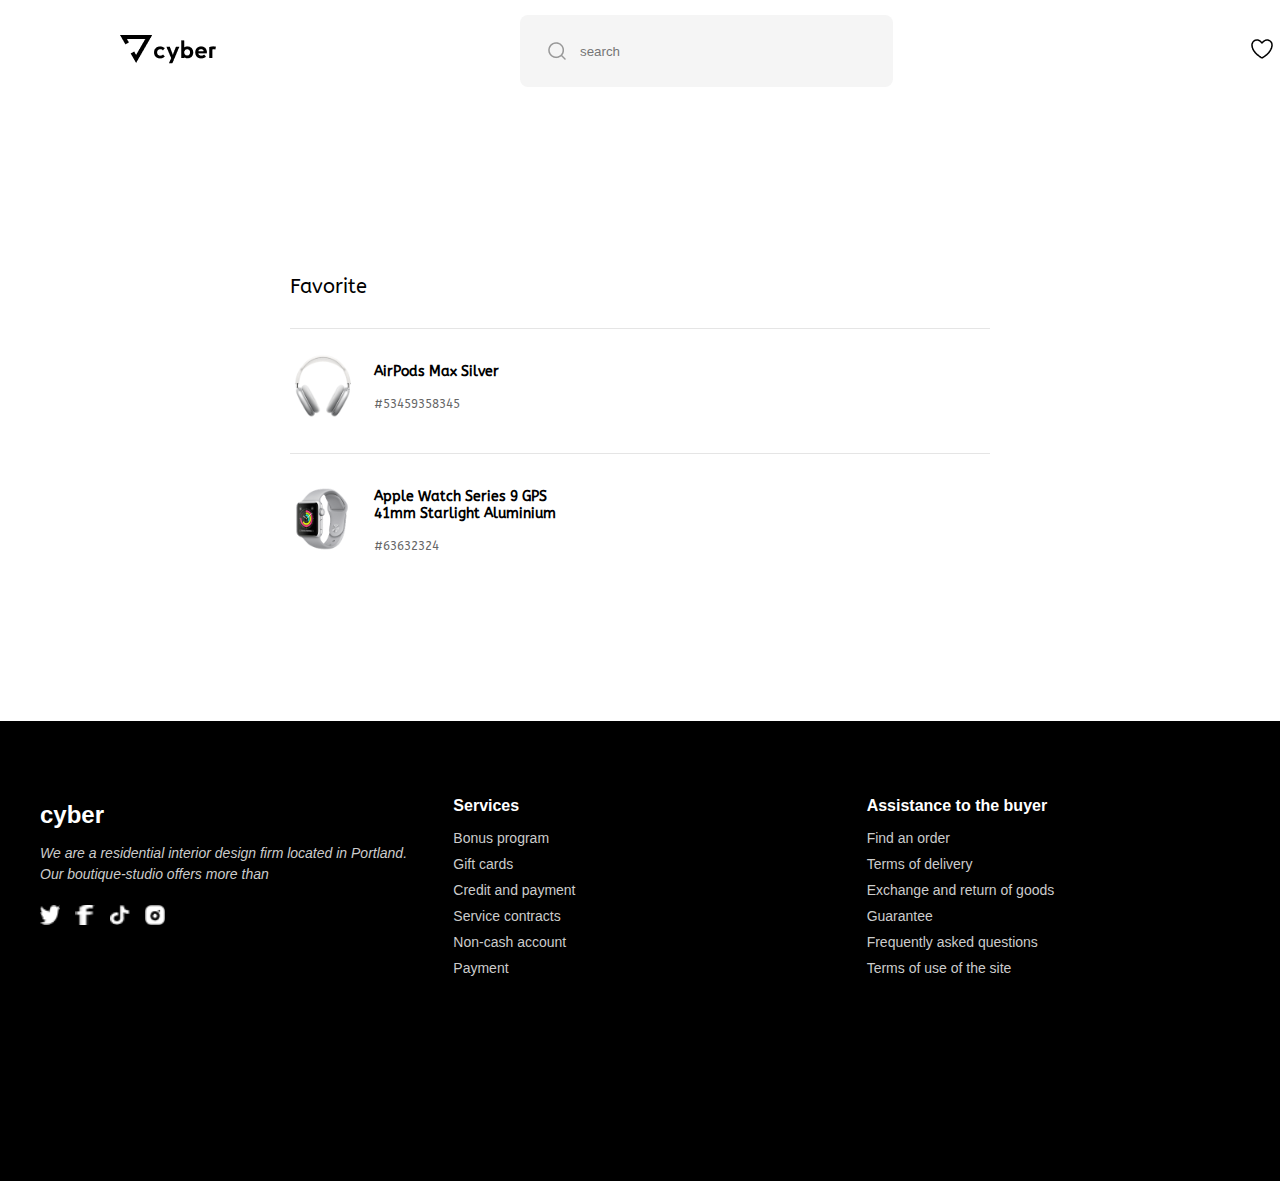
<file: favorite.html>
<!DOCTYPE html>
<html lang="en">
  <head>
    <meta charset="UTF-8" />
    <meta name="viewport" content="width=device-width, initial-scale=1.0" />
    <title>Избранное</title>
    <link rel="preconnect" href="https://fonts.googleapis.com" />
    <link rel="preconnect" href="https://fonts.gstatic.com" crossorigin />
    <link
      href="https://fonts.googleapis.com/css2?family=Abel&family=Epilogue:ital,wght@0,100..900;1,100..900&display=swap"
      rel="stylesheet"
    />
    <link rel="preconnect" href="https://fonts.googleapis.com" />
    <link rel="preconnect" href="https://fonts.gstatic.com" crossorigin />
    <link
      href="https://fonts.googleapis.com/css2?family=ABeeZee:ital@0;1&family=Abel&family=Epilogue:ital,wght@0,100..900;1,100..900&display=swap"
      rel="stylesheet"
    />
    <link rel="stylesheet" href="./static/css/blocks/common/style.css" />

    <link rel="stylesheet" href="./static/css/blocks/favorite/favorite.css" />
  </head>
  <body>
    <div class="container">
      <header class="header">
        <div class="logo">
          <a href="./index.html"> <img src="./static/img/Logo.png" alt="" /></a>
        </div>
        <div class="search">
          <div class="searchContainer">
            <img src="./static/img/Search.png" alt="" />
            <input class="inputSearch" type="text" placeholder="search" />
          </div>
        </div>
        <div class="icon">
          <ul class="list_icon">
            <li>
              <a href="./cart.html">
                <img src="./static/img/basket.png" alt="."
              /></a>
            </li>
            <li>
              <a href="./favorite.html"
                ><img src="./static/img/like.png" alt="."
              /></a>
            </li>
          </ul>
        </div>
      </header>
    </div>

    <main class="favorites">
      <h2 class="favorites__title">Favorite</h2>

      <div class="favorites__list">
        <div class="favorites__item">
          <img
            src="./static/img/AppleMaxCont5.png"
            alt="AirPods Max Silver"
            class="favorites__image"
          />
          <div class="favorites__info">
            <p class="favorites__name">AirPods Max Silver</p>
            <p class="favorites__id">#53459358345</p>
          </div>
        </div>

        <div class="favorites__item">
          <img
            src="./static/img/appleWatchCont5.png"
            alt="Apple Watch Series 9 GPS"
            class="favorites__image"
          />
          <div class="favorites__info">
            <p class="favorites__name">
              Apple Watch Series 9 GPS<br />41mm Starlight Aluminium
            </p>
            <p class="favorites__id">#63632324</p>
          </div>
        </div>
      </div>
    </main>

    <footer class="footer">
      <div class="footer__container">
        <div class="footer__section footer__about">
          <h2 class="footer__logo">cyber</h2>
          <p class="footer__description">
            <em
              >We are a residential interior design firm located in Portland.
              Our boutique-studio offers more than</em
            >
          </p>
          <div class="footer__socials">
            <a href="#" aria-label="Twitter">
              <img
                src="./static/img/Twitter.png"
                alt="Twitter"
                class="footer__icon"
              />
            </a>
            <a href="#" aria-label="Facebook">
              <img
                src="./static/img/fasebook.png"
                alt="Facebook"
                class="footer__icon"
              />
            </a>
            <a href="#" aria-label="TikTok">
              <img
                src="./static/img/tiktok.png"
                alt="TikTok"
                class="footer__icon"
              />
            </a>
            <a href="#" aria-label="Instagram">
              <img
                src="./static/img/Instagram.png"
                alt="Instagram"
                class="footer__icon"
              />
            </a>
          </div>
        </div>

        <div class="footer__section">
          <h3 class="footer__title">Services</h3>
          <ul class="footer__list">
            <li>Bonus program</li>
            <li>Gift cards</li>
            <li>Credit and payment</li>
            <li>Service contracts</li>
            <li>Non-cash account</li>
            <li>Payment</li>
          </ul>
        </div>

        <div class="footer__section">
          <h3 class="footer__title">Assistance to the buyer</h3>
          <ul class="footer__list">
            <li>Find an order</li>
            <li>Terms of delivery</li>
            <li>Exchange and return of goods</li>
            <li>Guarantee</li>
            <li>Frequently asked questions</li>
            <li>Terms of use of the site</li>
          </ul>
        </div>
      </div>
    </footer>
  </body>
</html>
</file>
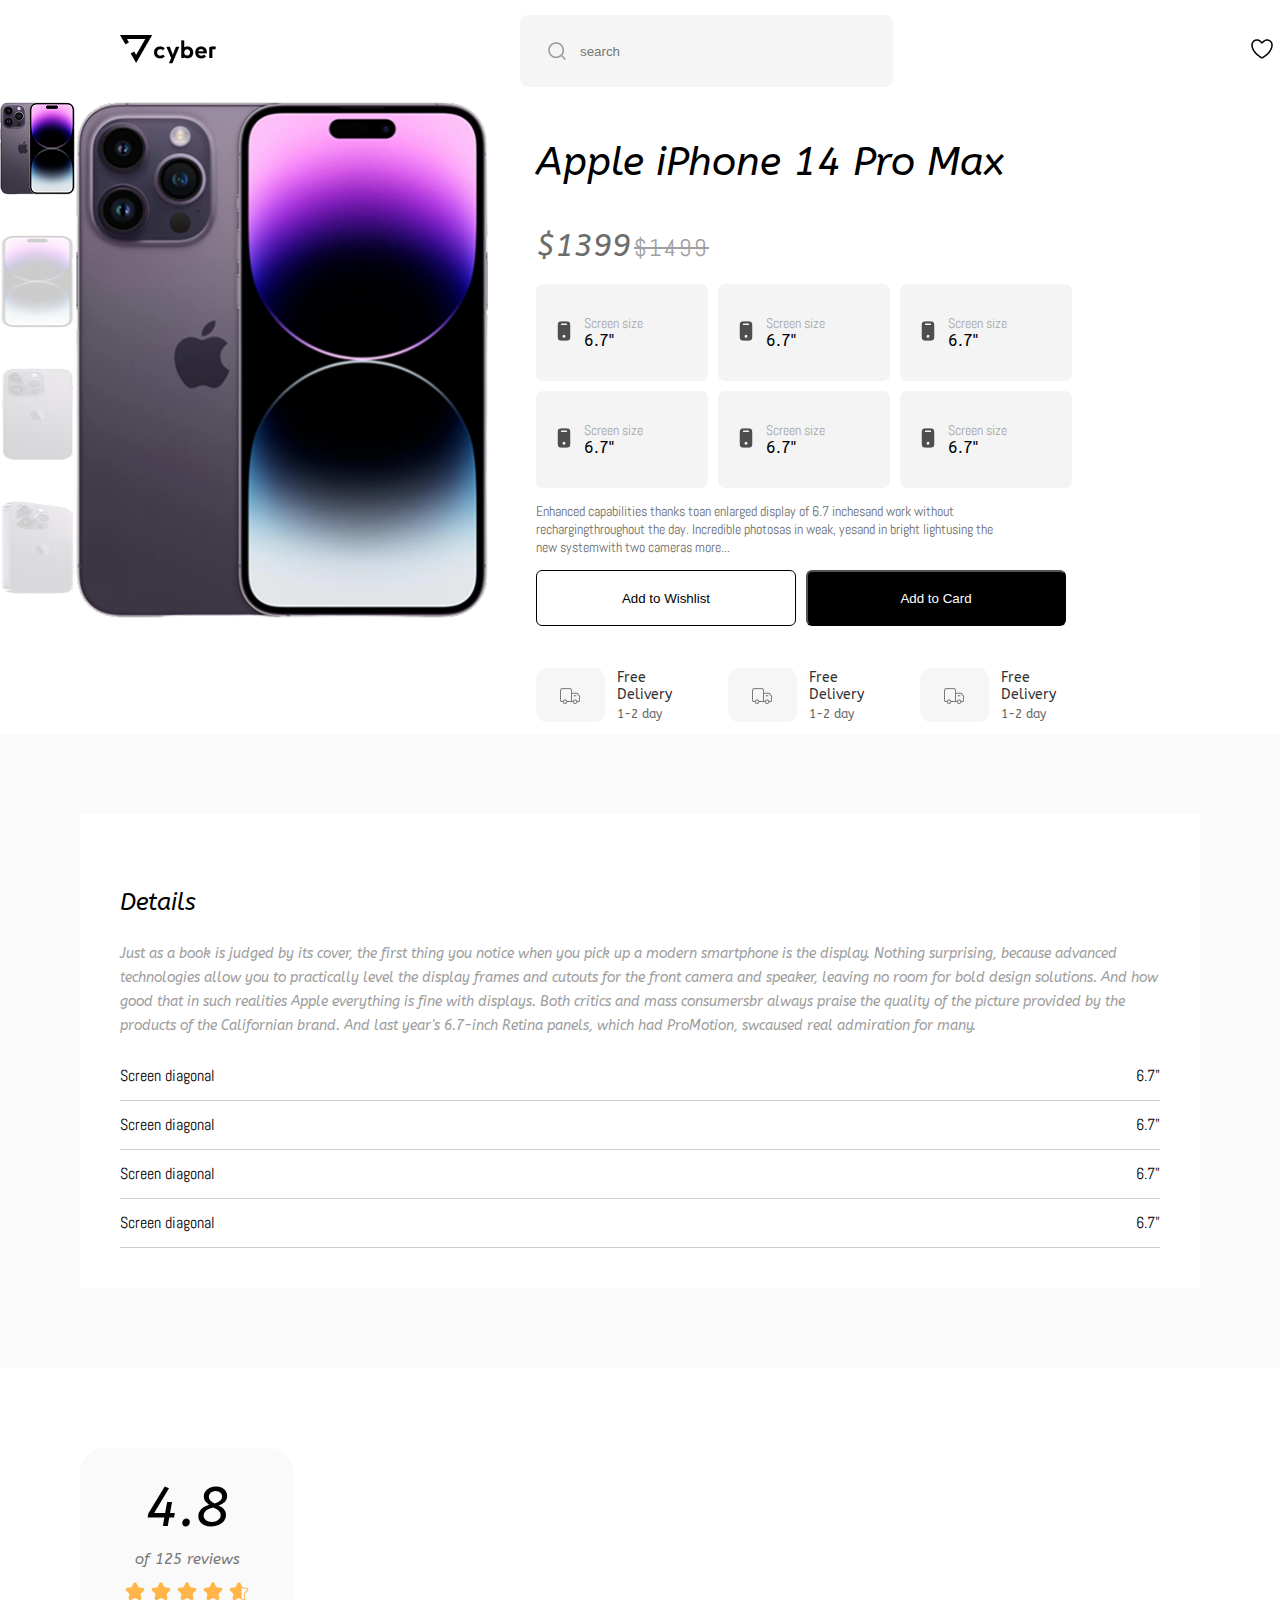
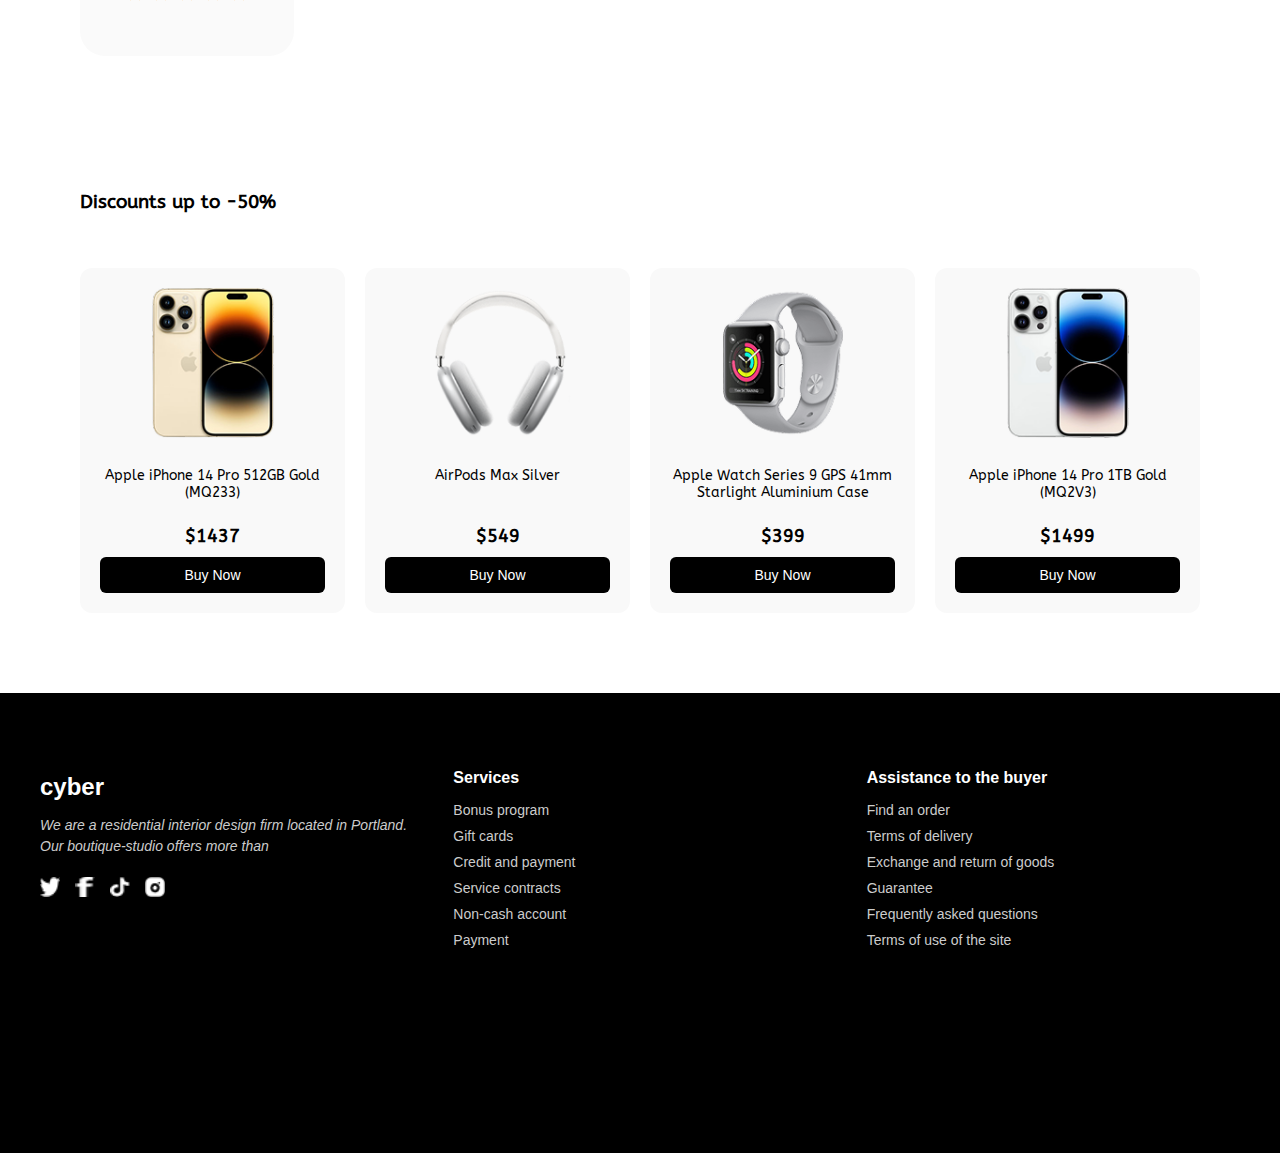
<file: product-cart.html>
<!DOCTYPE html>
<html lang="en">
  <head>
    <meta charset="UTF-8" />
    <meta name="viewport" content="width=device-width, initial-scale=1.0" />
    <title>Продукт</title>
    <link rel="preconnect" href="https://fonts.googleapis.com" />
    <link rel="preconnect" href="https://fonts.gstatic.com" crossorigin />
    <link
      href="https://fonts.googleapis.com/css2?family=Abel&family=Epilogue:ital,wght@0,100..900;1,100..900&display=swap"
      rel="stylesheet"
    />
    <link rel="preconnect" href="https://fonts.googleapis.com" />
    <link rel="preconnect" href="https://fonts.gstatic.com" crossorigin />
    <link
      href="https://fonts.googleapis.com/css2?family=ABeeZee:ital@0;1&family=Abel&family=Epilogue:ital,wght@0,100..900;1,100..900&display=swap"
      rel="stylesheet"
    />
    <link rel="stylesheet" href="/static/css/blocks/common/style.css" />

    <link
      rel="stylesheet"
      href="/static/css/blocks/product-cart/product-cart.css"
    />
  </head>
  <body>
    <div class="container">
      <header class="header">
        <div class="logo">
          <a href="./index.html"> <img src="./static/img/Logo.png" alt="" /></a>
        </div>
        <div class="search">
          <div class="searchContainer">
            <img src="./static/img/Search.png" alt="" />
            <input class="inputSearch" type="text" placeholder="search" />
          </div>
        </div>
        <div class="icon">
          <ul class="list_icon">
            <li>
              <a href="/cart.html">
                <img src="./static/img/basket.png" alt="."
              /></a>
            </li>
            <li>
              <a href="./favorite.html"
                ><img src="./static/img/like.png" alt="."
              /></a>
            </li>
          </ul>
        </div>
      </header>
    </div>

    <div class="productDedeil">
      <div class="gelerea">
        <div class="productGelerea">
          <div class="up">
            <img src="./static/img/image57.png" class="active" alt="" />
            <img src="./static/img/image 61.png" alt="" />
            <img src="./static/img/image 62.png" alt="" />
            <img src="./static/img/image 63.png" alt="" />
          </div>
          <duv class="basic">
            <img src="./static/img/Image (1).png" alt="" />
          </duv>
        </div>
      </div>

      <div class="characteristik">
        <h3>Apple iPhone 14 Pro Max</h3>
        <p>
          <span class="priseNew">$1399</span>
          <span class="priseOld">$1499</span>
        </p>
        <div class="detailCaracteristic">
          <div class="characteristicItem">
            <div>
              <img src="./static/img/Screensize.png" alt="" />
            </div>
            <div>
              <span class="characteristiName">Screen size </span>
              <span class="characteristicValue">6.7"</span>
            </div>
          </div>

          <div class="characteristicItem">
            <div>
              <img src="./static/img/Screensize.png" alt="" />
            </div>
            <div>
              <span class="characteristiName">Screen size </span>
              <span class="characteristicValue">6.7"</span>
            </div>
          </div>

          <div class="characteristicItem">
            <div>
              <img src="./static/img/Screensize.png" alt="" />
            </div>
            <div>
              <span class="characteristiName">Screen size </span>
              <span class="characteristicValue">6.7"</span>
            </div>
          </div>

          <div class="characteristicItem">
            <div>
              <img src="./static/img/Screensize.png" alt="" />
            </div>
            <div>
              <span class="characteristiName">Screen size </span>
              <span class="characteristicValue">6.7"</span>
            </div>
          </div>

          <div class="characteristicItem">
            <div>
              <img src="./static/img/Screensize.png" alt="" />
            </div>
            <div>
              <span class="characteristiName">Screen size </span>
              <span class="characteristicValue">6.7"</span>
            </div>
          </div>

          <div class="characteristicItem">
            <div>
              <img src="./static/img/Screensize.png" alt="" />
            </div>
            <div>
              <span class="characteristiName">Screen size </span>
              <span class="characteristicValue">6.7"</span>
            </div>
          </div>
        </div>
        <p>
          Enhanced capabilities thanks toan enlarged display of 6.7 inchesand
          work without <br />
          rechargingthroughout the day. Incredible photosas in weak, yesand in
          bright lightusing the <br />
          new systemwith two cameras more...
        </p>
        <div class="buttons">
          <button class="wite">Add to Wishlist</button>
          <button class="blak">Add to Card</button>
        </div>
        <div class="info">
          <div class="infoItem">
            <div><img src="./static/img/delivery.png" alt="" /></div>
            <div>
              <span class="infoItemText1">Free Delivery</span>
              <span class="infoItemText2">1-2 day </span>
            </div>
          </div>

          <div class="infoItem">
            <div><img src="./static/img/delivery.png" alt="" /></div>
            <div>
              <span class="infoItemText1">Free Delivery</span>
              <span class="infoItemText2">1-2 day </span>
            </div>
          </div>

          <div class="infoItem">
            <div><img src="./static/img/delivery.png" alt="" /></div>
            <div>
              <span class="infoItemText1">Free Delivery</span>
              <span class="infoItemText2">1-2 day </span>
            </div>
          </div>
        </div>
      </div>
    </div>

    <div class="deteilProductBlock">
      <div class="deteilProductText">
        <h3>Details</h3>
        <p>
          Just as a book is judged by its cover, the first thing you notice when
          you pick up a modern smartphone is the display. Nothing surprising,
          because advanced technologies allow you to practically level the
          display frames and cutouts for the front camera and speaker, leaving
          no room for bold design solutions. And how good that in such realities
          Apple everything is fine with displays. Both critics and mass
          consumersbr always praise the quality of the picture provided by the
          products of the Californian brand. And last year's 6.7-inch Retina
          panels, which had ProMotion, swcaused real admiration for many.
        </p>
        <div class="detailItem">
          <div class="detailItemleft">Screen diagonal</div>
          <div class="detailItemRight">6.7"</div>
        </div>
        <div class="detailItem">
          <div class="detailItemleft">Screen diagonal</div>
          <div class="detailItemRight">6.7"</div>
        </div>
        <div class="detailItem">
          <div class="detailItemleft">Screen diagonal</div>
          <div class="detailItemRight">6.7"</div>
        </div>
        <div class="detailItem">
          <div class="detailItemleft">Screen diagonal</div>
          <div class="detailItemRight">6.7"</div>
        </div>
      </div>
    </div>

    <div class="statistic">
      <div class="statistikProdukt">
        <p class="reting">4.8</p>
        <p class="reviews">of 125 reviews</p>
        <div class="stars">
          <img src="./static/img/Star4.png" alt="" />
          <img src="./static/img/Star4.png" alt="" />
          <img src="./static/img/Star4.png" alt="" />
          <img src="./static/img/Star4.png" alt="" />
          <img src="./static/img/Star5.png" alt="" />
        </div>
      </div>
    </div>

    <div class="container5-2 container5_2Deteil">
      <div class="textContainer5-2">
        <h3>Discounts up to -50%</h3>
      </div>
      <div class="product-grid">
        <div class="product-card">
          <div class="heart-icon"></div>
          <img src="./static/img/AppleiPhone14Pro.png" alt="iPhone" />
          <p class="title">Apple iPhone 14 Pro 512GB Gold (MQ233)</p>
          <p class="price">$1437</p>
          <button>Buy Now</button>
        </div>

        <div class="product-card">
          <div class="heart-icon"></div>
          <img src="./static/img/AppleMaxCont5.png" alt="Camera" />
          <p class="title">AirPods Max Silver</p>
          <p class="price">$549</p>
          <button>Buy Now</button>
        </div>

        <div class="product-card">
          <div class="heart-icon"></div>
          <img src="./static/img/appleWatchCont5.png" alt="Watch" />
          <p class="title">
            Apple Watch Series 9 GPS 41mm Starlight Aluminium Case
          </p>
          <p class="price">$399</p>
          <button>Buy Now</button>
        </div>

        <div class="product-card">
          <div class="heart-icon"></div>
          <img src="./static/img/AppleiPhone14Pro1TB.png" alt="AirPods" />
          <p class="title">Apple iPhone 14 Pro 1TB Gold (MQ2V3)</p>
          <p class="price">$1499</p>
          <button>Buy Now</button>
        </div>
      </div>
    </div>

    <footer class="footer">
      <div class="footer__container">
        <div class="footer__section footer__about">
          <h2 class="footer__logo">cyber</h2>
          <p class="footer__description">
            <em
              >We are a residential interior design firm located in Portland.
              Our boutique-studio offers more than</em
            >
          </p>
          <div class="footer__socials">
            <a href="#" aria-label="Twitter">
              <img
                src="./static/img/Twitter.png"
                alt="Twitter"
                class="footer__icon"
              />
            </a>
            <a href="#" aria-label="Facebook">
              <img
                src="./static/img/fasebook.png"
                alt="Facebook"
                class="footer__icon"
              />
            </a>
            <a href="#" aria-label="TikTok">
              <img
                src="./static/img/tiktok.png"
                alt="TikTok"
                class="footer__icon"
              />
            </a>
            <a href="#" aria-label="Instagram">
              <img
                src="./static/img/Instagram.png"
                alt="Instagram"
                class="footer__icon"
              />
            </a>
          </div>
        </div>

        <div class="footer__section">
          <h3 class="footer__title">Services</h3>
          <ul class="footer__list">
            <li>Bonus program</li>
            <li>Gift cards</li>
            <li>Credit and payment</li>
            <li>Service contracts</li>
            <li>Non-cash account</li>
            <li>Payment</li>
          </ul>
        </div>

        <div class="footer__section">
          <h3 class="footer__title">Assistance to the buyer</h3>
          <ul class="footer__list">
            <li>Find an order</li>
            <li>Terms of delivery</li>
            <li>Exchange and return of goods</li>
            <li>Guarantee</li>
            <li>Frequently asked questions</li>
            <li>Terms of use of the site</li>
          </ul>
        </div>
      </div>
    </footer>
  </body>
</html>
</file>
<file: static/css/blocks/common/style.css>
body {
  padding: 0;
  margin: 0;
  font-family: "ABeeZee", sans-serif;
  font-weight: 400;
  font-style: normal;
}

.container {
  width: 1440px;
  margin: auto;
}
.header {
  width: 1200px;
  display: flex;
  justify-content: center;
  align-items: center;
  margin: 15px auto;
}

.logo,
.search,
.icon {
  width: 400px;
}

.searchContainer {
  position: relative;
}

.inputSearch {
  width: 297px;
  height: 40px;
  border-radius: 8px;
  padding: 16px 16px 16px 60px;
  background-color: rgba(245, 245, 245, 1);
  border: none;
}

.searchContainer img {
  position: absolute;
  top: 24px;
  left: 24px;
}

.icon {
  text-align: right;
}

.list_icon {
  padding: 0;
  margin: 0;
  list-style: none;
  display: flex;
  flex-direction: row-reverse;
  gap: 15px;
  align-items: center;
}
/* _______________________________________________________________________________________________ */

.textPhoto {
  max-width: 1511px;
  margin: auto;
  height: 632px;
  display: flex;
  justify-content: space-between;
  align-items: center;
  padding: 0 160px;
  box-sizing: border-box;
  color: white;
}

.container2 {
  background: linear-gradient(90.7deg, #211c24 0.64%, #211c24 101%);
  width: 100%;
}

.container2Text {
  max-width: 600px;
}

.container2Text .tagline {
  font-size: 20px;
  opacity: 0.6;
  margin: 0 0 20px;
}

.container2Text h2 {
  font-size: 64px;
  font-weight: bold;
  margin: 0 0 20px;
}

.container2Text .description {
  font-style: italic;
  font-size: 16px;
  opacity: 0.8;
  margin: 0 0 40px;
}

.buttonShop {
  background: transparent;
  color: white;
  border: 1px solid white;
  padding: 12px 32px;
  border-radius: 8px;
}

.buttonShop:hover {
  background: rgba(255, 255, 255, 0.1);
}

.container2Img img {
  height: 500px;
}

/* ____________________________________________________________________ */
.container3 {
  display: flex;
  width: 100%;
  margin: auto;
  font-family: "Helvetica Neue", sans-serif;
  height: 600px;
  box-sizing: border-box;
}

.left {
  width: 60%;
  display: flex;
  flex-direction: column;
  justify-content: space-between;
}

.right {
  width: 40%;
  background-color: #f9f9f9;
  display: flex;
  align-items: center;
  justify-content: center;
}

.PlayStation {
  display: flex;
  background-color: white;

  align-items: center;
  box-sizing: border-box;
  height: 50%;
}

.PlayStation img {
  height: 100%;
  margin-right: 30px;
}

.PlaystationText {
  font-size: 32px;
  font-weight: 500;
}

.PlaystationText2 {
  color: #888;
  font-size: 14px;
  margin-top: 10px;
  max-width: 320px;
}

.bottom-row {
  display: flex;
  height: 50%;
}

.AppleMax,
.visionPro {
  width: 50%;
  box-sizing: border-box;

  display: flex;
  align-items: center;
}

.AppleMax {
  background-color: #f1f1f1;
}

.AppleMax img {
  height: 100px;
  margin-right: 20px;
}

.AppleMaxText {
  font-size: 20px;
  font-weight: 500;
}

.AppleMaxText2 {
  color: #666;
  font-size: 14px;
}

.visionPro {
  background-color: #2d2d2d;
  color: white;
}

.visionPro img {
  height: 100px;
  margin-right: 20px;
}

.VisionProText {
  font-size: 20px;
  margin-bottom: 10px;
}

.VisionProText2 {
  font-size: 14px;
  color: #ccc;
}

.MacBook {
  display: flex;
  justify-content: space-between;
  align-items: center;
  width: 100%;
  padding: 40px 0 40px 40px;
  height: 100%;
  box-sizing: border-box;
}

.MacBook img {
  max-height: 100%;
  max-width: 50%;
  object-fit: contain;
  margin-left: auto;
}

.MacbookText {
  font-size: 32px;
  font-weight: 400;
}

.MacbookText span {
  font-weight: 600;
}

.MacbookText2 {
  font-size: 14px;
  color: #666;
  margin: 20px 0;
  max-width: 320px;
}

.MacBookButton {
  padding: 10px 20px;
  font-size: 14px;
  background-color: transparent;
  border: 1px solid #000;
  cursor: pointer;
  transition: 0.3s;
}

.MacBookButton:hover {
  background-color: #000;
  color: #fff;
}
/* _________________________________________________________ */
.container4 {
  max-width: 1440px;
  margin: auto;
  display: flex;
  justify-content: center;
  background-color: #fff;
}

.category-wrapper {
  max-width: 1440px;
  padding: 80px 160px;
  display: flex;
  flex-direction: column;
  align-items: center;
  font-family: "Segoe UI", sans-serif;
}

.category-header {
  width: 100%;
  display: flex;
  justify-content: space-between;
  align-items: center;
  margin-bottom: 40px;
}

.category-header h2 {
  font-size: 24px;
  font-style: italic;
  font-weight: 500;
  margin: 0;
}

.arrows {
  display: flex;
  gap: 16px;
}

.arrow {
  font-size: 24px;
  cursor: pointer;
  user-select: none;
  padding: 6px;
  border-radius: 50%;
  transition: background 0.3s;
}

.arrow:hover {
  background-color: #e0e0e0;
}

.slider {
  display: flex;
  gap: 32px;
  flex-wrap: wrap;
  justify-content: center;
}

.slide {
  width: 140px;
  height: 140px;
  border-radius: 16px;
  background-color: #f2f2f2;
  display: flex;
  flex-direction: column;
  align-items: center;
  justify-content: center;
  transition: transform 0.3s;
}

.slide img {
  width: 36px;
  height: 36px;
  margin-bottom: 8px;
}

.slide p {
  margin: 0;
  font-style: italic;
  font-size: 14px;
  color: #000;
}
/* ________________________________________________________________________ */
.container5 {
  max-width: 1440px;
  margin: auto;
  padding: 40px 20px;
  background-color: #fff;
  font-family: "Segoe UI", sans-serif;
}

.product-tabs {
  display: flex;
  gap: 30px;
  margin-bottom: 30px;
  font-size: 16px;
  color: #888;
  width: 1120px;
  margin: auto;
  padding-bottom: 25px;
}

.product-tabs .active-tab {
  font-weight: bold;
  color: #000;
  text-decoration: underline;
}

.product-grid {
  display: grid;
  grid-template-columns: repeat(auto-fill, minmax(240px, 1fr));
  gap: 20px;
  width: 1120px;
  margin: auto;
}

.product-card {
  position: relative;
  background: #f9f9f9;
  padding: 20px;
  border-radius: 12px;
  text-align: center;
  transition: box-shadow 0.3s ease;
}

.product-card:hover {
  box-shadow: 0 8px 16px rgba(0, 0, 0, 0.1);
}

.product-card img {
  width: 100%;
  max-height: 150px;
  object-fit: contain;
  margin-bottom: 15px;
}

.product-card .title {
  font-size: 14px;
  color: #000;
  margin: 10px 0;
  min-height: 40px;
}

.product-card .price {
  font-size: 18px;
  font-weight: 600;
  margin-bottom: 10px;
}

.product-card button {
  background: #000;
  color: #fff;
  padding: 10px 0;
  width: 100%;
  border: none;
  border-radius: 6px;
  font-size: 14px;
  cursor: pointer;
  transition: background 0.3s;
}

.product-card button:hover {
  background: #333;
}

.heart-icon {
  position: absolute;
  top: 15px;
  right: 15px;
  width: 18px;
  height: 18px;

  background-size: contain;
  background-repeat: no-repeat;
}
/* ________________________________________________________________________ */

.container6 {
  max-width: 1440px;
  display: flex;
  justify-content: center;
  margin: 20px auto;
}
.container6Products {
  display: flex;
  justify-content: center;
}

.Products {
  width: 310px;
  padding: 25px;
}
.img1 {
  height: 360px;
}
.ProductsText1 {
  font-family: ABeeZee;
  font-weight: 400;
  font-style: italic;
  font-size: 33px;
  line-height: 48px;
  letter-spacing: 0%;
  justify-content: center;
  align-items: center;
}

.ProductsText2 {
  font-family: ABeeZee;
  font-weight: 400;
  font-style: italic;
  font-size: 14px;
  line-height: 24px;
  letter-spacing: 0%;
  color: rgba(144, 144, 144, 1);
}

.buttonProducts {
  width: 188;
  height: 56;
  gap: 8px;
  padding-top: 16px;
  padding-right: 56px;
  padding-bottom: 16px;
  padding-left: 56px;
  border-radius: 6px;
  border-width: 1px;
  border: 1px solid rgba(0, 0, 0, 1);
  background-color: transparent;
  justify-content: center;
}
/* _______________ */
.ipad {
  width: 310px;
  background-color: #f9f9f9;
  padding: 25px;
}

.ipadText1 {
  font-family: ABeeZee;
  font-weight: 400;
  font-style: italic;
  font-size: 33px;
  line-height: 48px;
  letter-spacing: 0%;
}

.ipadText2 {
  font-family: ABeeZee;
  font-weight: 400;
  font-style: italic;
  font-size: 14px;
  line-height: 24px;
  letter-spacing: 0%;
  color: rgba(144, 144, 144, 1);
}

.ipadProducts {
  width: 188;
  height: 56;
  gap: 8px;
  padding-top: 16px;
  padding-right: 56px;
  padding-bottom: 16px;
  padding-left: 56px;
  border-radius: 6px;
  border-width: 1px;
  border: 1px solid rgba(0, 0, 0, 1);
  background-color: transparent;
}
/* _______________ */
.SamsungPhone {
  width: 310px;
  background-color: #eaeaea;
  padding: 25px;
}

.SamsungPhoneText1 {
  font-family: ABeeZee;
  font-weight: 400;
  font-style: italic;
  font-size: 33px;
  line-height: 48px;
  letter-spacing: 0%;
}

.SamsungPhoneText2 {
  font-family: ABeeZee;
  font-weight: 400;
  font-style: italic;
  font-size: 14px;
  line-height: 24px;
  letter-spacing: 0%;
  color: rgba(144, 144, 144, 1);
}

.SamsungPhoneProducts {
  width: 188;
  height: 56;
  gap: 8px;
  padding-top: 16px;
  padding-right: 56px;
  padding-bottom: 16px;
  padding-left: 56px;
  border-radius: 6px;
  border-width: 1px;
  border: 1px solid rgba(0, 0, 0, 1);
  background-color: transparent;
}
/* _______________ */
.macboock {
  width: 310px;
  background-color: #2c2c2c;
  padding: 25px;
}

.macboockText1 {
  font-family: ABeeZee;
  font-weight: 400;
  font-style: italic;
  font-size: 33px;
  line-height: 48px;
  letter-spacing: 0%;
  color: #ffffff;
  justify-content: center;
  text-align: center;
}

.macboockText2 {
  font-family: ABeeZee;
  font-weight: 400;
  font-style: italic;
  font-size: 14px;
  line-height: 24px;
  letter-spacing: 0%;
  color: rgba(144, 144, 144, 1);
}

.macboockProducts {
  width: 188;
  height: 56;
  gap: 8px;
  padding-top: 16px;
  padding-right: 56px;
  padding-bottom: 16px;
  padding-left: 56px;
  border-radius: 6px;
  border-width: 1px;
  border: 1px solid rgba(0, 0, 0, 1);
  background-color: transparent;
}
/* ___________________________________________________ */
.textContainer5-2 {
  margin: 55px auto;
  width: 1120px;
}
/* ___________________________________________________ */
.container7_1 {
  margin: auto;
  width: 100%;
  height: 448px;
  display: flex;
  justify-content: center;
  align-items: center;
  text-align: center;
  background: url(/static/img/image6.png), url(/static/img/image18.png),
    url(/static/img/image19.png), url(/static/img/image7.png),
    url(/static/img/image8.png);

  background-repeat: no-repeat;
  background-position-x: 200px, 31px, 31px, right, right;
  background-position-y: 0px, 20px, 170px, 10px, 165px;
  /**/
  /* background-image: url(/verstka/static/img/\/image\ 6.png);
  background-image: url(/verstka/static/img/\/image\ 6.png);
  background-image: url(/verstka/static/img/\/image\ 6.png);

  background-image: url(/verstka/static/img/\/image\ 6.png);*/
}

.container7 {
  background: linear-gradient(100.23deg, #2e2e2e 42.36%, #000000 98.65%);
  margin-top: 70px;
}

.container7Text h2 {
  font-family: ABeeZee;
  font-weight: 400;
  font-style: italic;
  font-size: 72px;
  line-height: 72px;
  letter-spacing: -1%;
  text-align: center;
  color: #ffffff;
  margin-bottom: 0;
}

.container7Text p {
  font-family: Abel;
  font-weight: 400;
  font-size: 16px;
  line-height: 32px;
  letter-spacing: 0%;
  text-align: center;
  color: #787878;

  margin: 0;
}

.container7Text button {
  width: 188;
  height: 56;
  gap: 8px;
  border-radius: 6px;
  border-width: 1px;
  padding-top: 16px;
  padding-right: 56px;
  padding-bottom: 16px;
  padding-left: 56px;
  border: 1px solid #ffffff;
  background: transparent;
  color: white;
  margin-top: 20px;
}

/* ___________________________________________________ */
.footer {
  height: 340px;
  background-color: #000;
  color: #fff;
  padding: 60px 20px;
  font-family: Arial, sans-serif;
}

.footer__container {
  display: flex;
  flex-wrap: wrap;
  justify-content: space-between;
  max-width: 1200px;
  margin: 0 auto;
  gap: 40px;
}

.footer__section {
  flex: 1;
  min-width: 250px;
}

.footer__logo {
  font-size: 24px;
  font-weight: bold;
  margin-bottom: 10px;
}

.footer__description {
  font-size: 14px;
  line-height: 1.5;
  margin-bottom: 20px;
  color: #ccc;
}

.footer__title {
  font-size: 16px;
  font-weight: 600;
  margin-bottom: 15px;
}

.footer__list {
  list-style: none;
  padding: 0;
  margin: 0;
}

.footer__list li {
  font-size: 14px;
  margin-bottom: 10px;
  color: #ccc;
}

.footer__socials {
  display: flex;
  align-items: center;
  gap: 15px;
  margin-top: 10px;
}

.footer__socials a {
  display: inline-block;
  transition: transform 0.3s ease;
}

.footer__socials a:hover {
  transform: scale(1.1);
}

.footer__icon {
  width: 20px;
  height: 20px;
  display: block;
}
</file>
<file: static/css/blocks/favorite/favorite.css>
.favorites {
  padding: 156px 20px;
  max-width: 700px;
  margin: 0 auto;
}

.favorites__title {
  font-size: 20px;
  font-weight: 500;
  margin-bottom: 30px;
}

.favorites__list {
  display: flex;
  flex-direction: column;
  gap: 30px;
}

.favorites__item {
  display: flex;
  align-items: center;
  border-top: 1px solid #e5e5e5;
  padding-top: 20px;
}

.favorites__image {
  width: 64px;
  height: 64px;
  object-fit: contain;
  margin-right: 20px;
}

.favorites__info {
  display: flex;
  flex-direction: column;
}

.favorites__name {
  font-size: 14px;
  font-weight: 600;
  margin-bottom: 5px;
}

.favorites__id {
  font-size: 12px;
  color: #666;
}
</file>
<file: static/css/blocks/product-cart/product-cart.css>
.productGelerea {
  display: flex;
}
.up {
  display: flex;
  flex-direction: column;
  gap: 40px;
}
.active {
  opacity: 1 !important;
}

.up img {
  opacity: 0.5;
  width: 75px;
  height: 93px;
}
.productGelerea {
  width: 536px;
}
.basic img {
  width: 413px;
  height: 516px;
}

.productDedeil {
  display: flex;
  width: 1440px;
  margin: auto;
}

.characteristik {
  width: 536px;
}

.characteristik h3 {
  font-family: ABeeZee;
  font-weight: 400;
  font-style: italic;
  font-size: 40px;
  line-height: 40px;
  letter-spacing: 0%;
}

.priseNew {
  font-family: ABeeZee;
  font-weight: 400;
  font-style: italic;
  font-size: 32px;
  line-height: 48px;
  letter-spacing: 3%;
}

.priseOld {
  font-family: Abel;
  font-weight: 400;
  font-size: 24px;
  line-height: 32px;
  letter-spacing: 3px;
  text-decoration: line-through;
  color: rgba(160, 160, 160, 1);
}

.detailCaracteristic {
  display: flex;
  gap: 10px;
  flex-wrap: wrap;
}

.characteristicItem {
  width: 140px;
  height: 65px;

  gap: 8px;
  border-radius: 7px;
  padding: 16px;
  display: flex;
  background: rgba(244, 244, 244, 1);
  align-items: center;
}

.characteristiName {
  font-family: Abel;
  font-weight: 400;
  font-size: 14px;
  line-height: 16px;
  letter-spacing: 0%;
  color: rgba(167, 167, 167, 1);
  display: block;
}

.characteristik p {
  font-family: Abel;
  font-weight: 400;
  font-size: 14px;

  text-decoration-thickness: 0%;

  color: rgba(108, 108, 108, 1);
}

.buttons {
  display: flex;
  gap: 10px;
}

.wite {
  width: 50%;
  width: 260px;
  height: 56px;
  min-width: 136px;
  padding-top: 16px;
  padding-right: 56px;
  padding-bottom: 16px;
  padding-left: 56px;
  gap: 8px;
  border-radius: 6px;
  border-width: 1px;
  border: 1px solid rgba(0, 0, 0, 1);
  background: transparent;
}

.blak {
  width: 50%;
  width: 260px;
  height: 56px;
  min-width: 136px;
  padding-top: 16px;
  padding-right: 56px;
  padding-bottom: 16px;
  padding-left: 56px;
  gap: 8px;
  border-radius: 6px;
  background: rgba(0, 0, 0, 1);
  color: white;
}
/* _________________________________________ */
.info {
  display: flex;
  gap: 24px;
  margin-top: 30px;
  padding: 0;
}

.infoItem {
  display: flex;
  align-items: center;
  gap: 12px;
  padding: 12px 16px;
  background: #ffffff;

  width: 158px;
}
.infoItem div:first-child {
  padding: 16px 16px 10px 22px;
  background: #f6f6f6;

  border-radius: 11px;
  width: 100%;
  max-width: 220px;
}
.infoItem:first-child {
  padding-left: 0px;
}
.infoItem img {
  width: 24px;
  height: 24px;
}

.infoItemText1 {
  display: block;
  font-family: "ABeeZee", sans-serif;
  font-weight: 400;
  font-size: 14px;
  color: #333333;
  margin-bottom: 4px;
}

.infoItemText2 {
  display: block;
  font-family: "ABeeZee", sans-serif;
  font-weight: 400;
  font-size: 12px;
  color: #666666;
}

/* --------------------------------------------------------------------------------- */

.deteilProductBlock {
  background: #fafafa;
  width: 100%;
  padding: 80px 0;
}

.deteilProductText {
  width: 1040px;
  padding: 48px 40px 40px 40px;
  background: #ffffff;
  margin: 0 auto;
}

.deteilProductText h3 {
  font-family: ABeeZee;
  font-weight: 400;
  font-style: italic;
  font-size: 24px;
  line-height: 32px;
  letter-spacing: 0%;
}

.deteilProductText p {
  font-family: ABeeZee;
  font-weight: 400;
  font-style: italic;
  font-size: 14px;
  line-height: 24px;
  letter-spacing: 0%;
  color: #9d9d9d;
}

.detailItem {
  display: flex;
  border-bottom: 0.5px solid #cdcdcd;
  padding: 12px 0;
  justify-content: space-between;
  font-family: Abel;
  font-weight: 400;
  font-size: 16px;
  line-height: 24px;
  letter-spacing: 0%;
}
/* ____________________________________ */

.statistic {
  width: 1120px;
  padding: 80px 0;
  background: #ffffff;
  margin: auto;
}

.statistikProdukt {
  width: 150px;
  height: 144px;
  border-radius: 25px;
  padding: 32px;
  background: #fafafa;
}

.reting {
  font-family: ABeeZee;
  font-weight: 400;
  font-style: italic;
  font-size: 56px;
  line-height: 56px;
  text-align: center;
  margin: 0;
}

.reviews {
  font-family: ABeeZee;
  font-weight: 400;
  font-style: italic;
  font-size: 15px;
  line-height: 16px;
  text-align: center;
  color: #777;
}

.stars {
  display: flex;
  justify-content: center;
  gap: 6px;
}

.container5_2Deteil {
  margin-bottom: 80px;
}
</file>
